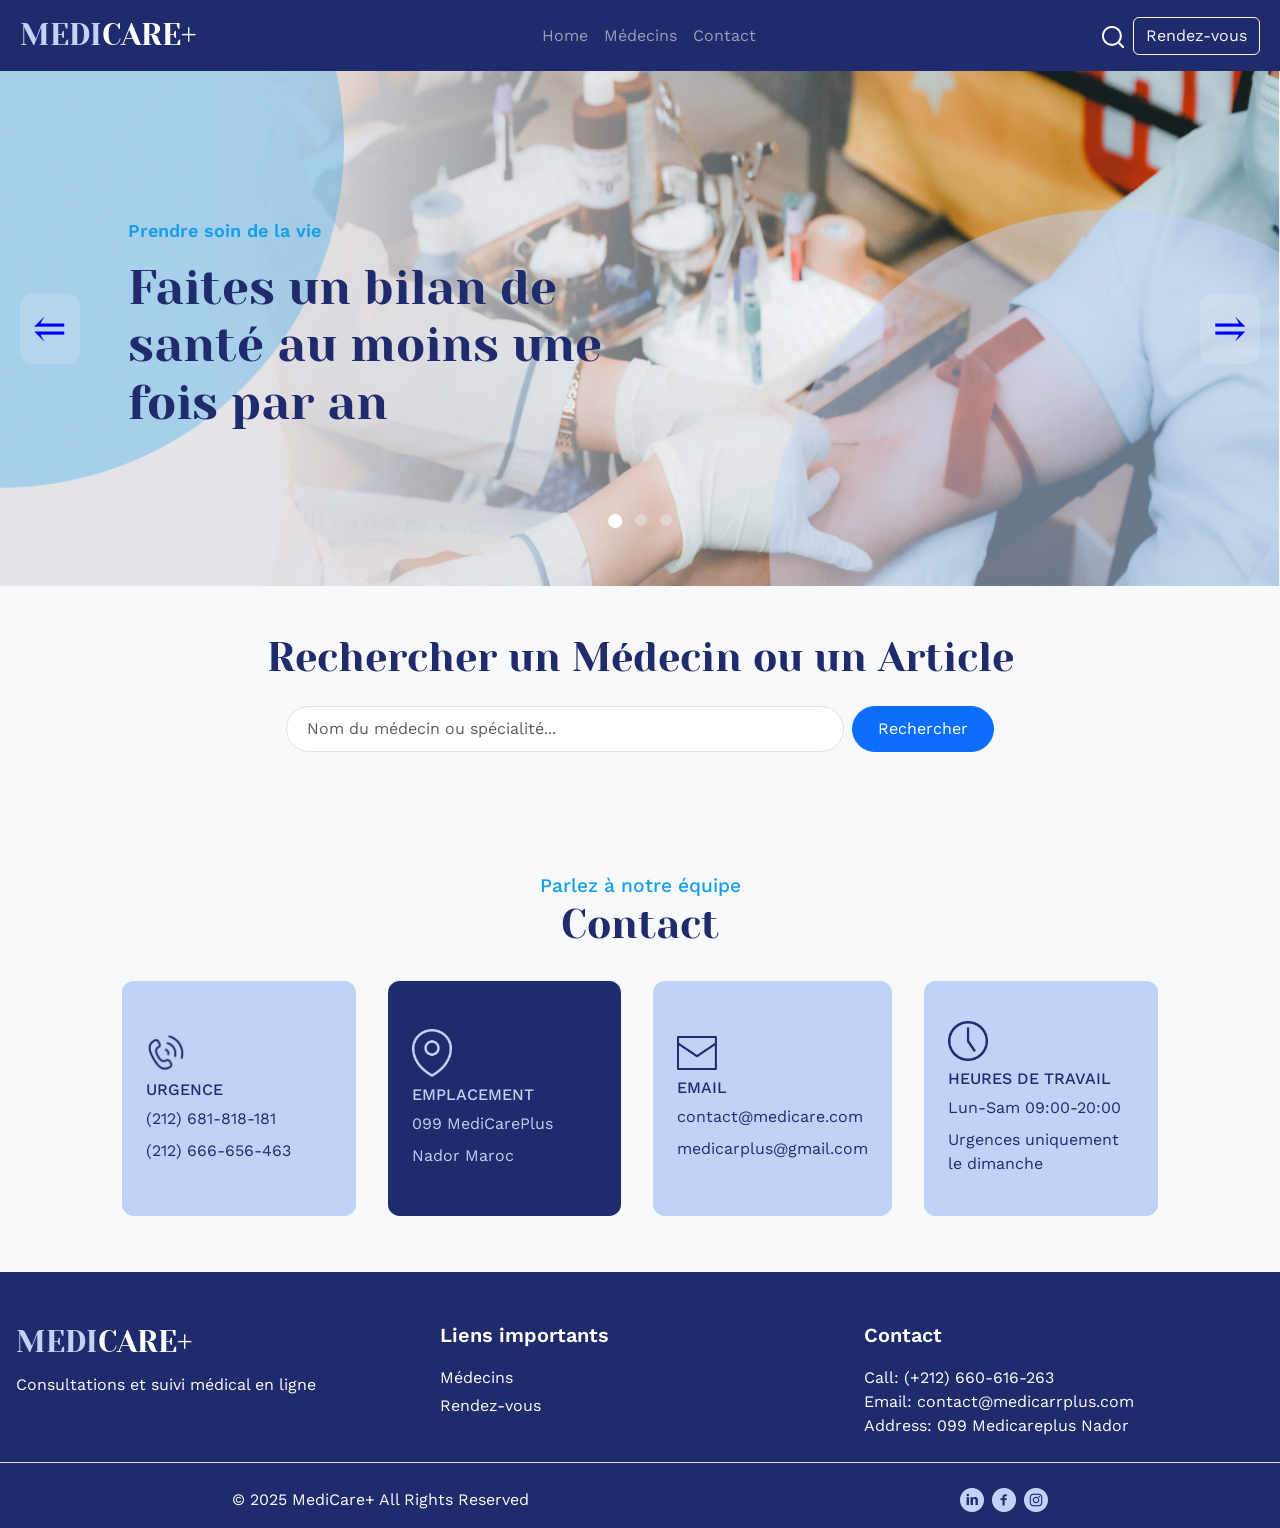
<file: index.html>
<!DOCTYPE html>
<html lang="fr">

<head>
    <meta charset="UTF-8">
    <meta name="viewport" content="width=device-width, initial-scale=1.0">
    <title>MEDICARE+</title>

    <!-- Bootstrap CSS -->
    <link href="https://cdn.jsdelivr.net/npm/bootstrap@5.3.8/dist/css/bootstrap.min.css" rel="stylesheet"
        integrity="sha384-sRIl4kxILFvY47J16cr9ZwB07vP4J8+LH7qKQnuqkuIAvNWLzeN8tE5YBujZqJLB" crossorigin="anonymous">

    <!-- Google Fonts -->
    <link href="https://fonts.googleapis.com/css2?family=Yeseva+One&family=Work+Sans:wght@400;500;600&display=swap"
        rel="stylesheet">

    <!-- CSS personnalisé -->
    <link rel="stylesheet" href="./assets/css/carousel.css">
    <link rel="stylesheet" href="./assets/css/style.css">

</head>

<body>

    <!-- Navbar -->
    <nav class="navbar navbar-expand-md navbar-dark fixed-top p-2">
        <div class="container-fluid">
            <a class="navbar-brand" href="./index.html">MEDI<span>CARE+</span></a>
            <button class="navbar-toggler" type="button" data-bs-toggle="collapse" data-bs-target="#navbarContent">
                <span class="navbar-toggler-icon"></span>
            </button>

            <div class="collapse navbar-collapse" id="navbarContent">
                <ul class="navbar-nav mx-auto mb-2 mb-md-0">
                    <li class="nav-item"><a class="nav-link" href="./index.html">Home</a></li>
                    <li class="nav-item"><a class="nav-link" href="./pages/medecins.html">Médecins</a></li>
                    <li class="nav-item"><a class="nav-link" href="./index.html#contact">Contact</a></li>
                </ul>

                <div class="d-flex align-items-center ms-md-3 mt-2 mt-md-0 navRightSide">
                    <a href="index.html#searchBar" class="me-2">
                        <img src="./assets/images/icons/searchIcon.png" alt="search icon">
                    </a>
                    <a href="./pages/rendez-vous.html">
                        <button class="btn btn-outline-light">Rendez-vous</button>
                    </a>
                </div>
            </div>
        </div>
    </nav>


    <section class="home">
        <!-- Carousel -->
        <section class="carousel">
            <img class="carouselImage" src="./assets/images/slide1.png">
            <div class="carouselText">
                <p>Prendre soin de la vie</p>
                <h2>Faites un bilan de santé au moins une fois par an</h2>
            </div>
            <div class="carouselBouttons">
                <button id="prev">&#10594;</button>
                <button id="next">&#10596;</button>
            </div>
            <div class="carouselIndicator">
                <button class="active"></button>
                <button></button>
                <button></button>
            </div>
        </section>

        <!-- Recherche section "Home page" -->
        <section id="searchBar" class="search-bar text-center py-5 bg-light">
            <div class="container">
                <!-- title -->
                <h1 class="mb-4">Rechercher un Médecin ou un Article</h1>

                <!-- form -->
                <form class="d-flex justify-content-center">
                    <input id="searchInput" class="form-control w-50 me-2" type="search"
                        placeholder="Nom du médecin ou spécialité..." aria-label="Search">
                    <button class="btn btn-primary" type="submit">Rechercher</button>
                </form>
                <div id="searchResults" class="mt-4 w-50 mx-auto"></div>
            </div>
        </section>
        <!-- contact section "Home page" -->
        <section id="contact" class="d-flex flex-column align-items-center gap-3 py-5 bg-light">
            <div class="contactHeader d-flex flex-column align-items-center">
                <p class="m-0">Parlez à notre équipe</p>
                <h1 class="">Contact</h1>
            </div>
            <div class="row gap-3">
                <div
                    class="contactBox col d-flex flex-column gap-2 justify-content-center px-4 align-content-center m-2">
                    <img src="./assets/images/icons/contactAppelIcon.png">
                    <h6 class="m-0">URGENCE</h6>
                    <p class="m-0">(212) 681-818-181</p>
                    <p class="m-0">(212) 666-656-463</p>
                </div>
                <div
                    class="locationBox col py-5 px-4  d-flex flex-column gap-2 justify-content-center align-content-center m-2">
                    <img src="./assets/images/icons/contactLocationIcon.png">
                    <h6 class="m-0">EMPLACEMENT</h6>
                    <p class="m-0">099 MediCarePlus</p>
                    <p class="m-0">Nador Maroc</p>
                </div>
                <div
                    class="contactBox col d-flex flex-column gap-2 justify-content-center px-4 align-content-center m-2">
                    <img src="./assets/images/icons/contactMailIcon.png">
                    <h6 class="m-0">EMAIL</h6>
                    <p class="m-0">contact@medicare.com</p>
                    <p class="m-0">medicarplus@gmail.com</p>
                </div>
                <div
                    class="contactBox col d-flex flex-column gap-2 justify-content-center px-4 align-content-center m-2">
                    <img src="./assets/images/icons/contactClockIcon.png">
                    <h6 class="m-0">HEURES DE TRAVAIL</h6>
                    <p class="m-0 ">Lun-Sam 09:00-20:00</p>
                    <p class="m-0">Urgences uniquement
                        le dimanche</p>
                </div>
            </div>
        </section>
        <!-- Footer -->
        <footer class="footer  text-white d-flex flex-column pt-5 pb-3">
            <!-- Footer content -->
            <div class="footerContent row g-4 px-3">
                <!-- Left column -->
                <div class="footerColLeft col d-flex flex-column gap-2">
                    <a class="navbar-brand text-white" href="./index.html">MEDI<span>CARE+</span></a>
                    <p class="fs-6">Consultations et suivi médical en ligne</p>
                </div>

                <!-- Center column -->
                <div class="footerColCenter col">
                    <p class="fs-5 fw-semibold">Liens importants</p>
                    <a class="text-white text-decoration-none d-block mb-1" href="./pages/medecins.html">Médecins</a>
                    <a class="text-white text-decoration-none d-block" href="./pages/rendez-vous.html">Rendez-vous</a>
                </div>

                <!-- Right column -->
                <div class="footerColRight col">
                    <p class="fs-5 fw-semibold">Contact</p>
                    <p class="fs-6 m-0">Call: (+212) 660-616-263</p>
                    <p class="fs-6 m-0">Email: contact@medicarrplus.com</p>
                    <p class="fs-6 m-0">Address: 099 Medicareplus Nador</p>
                </div>
            </div>

            <!-- Footer bottom -->
            <div class="footerCopyright d-flex justify-content-around align-items-center px-3 pt-4 mt-4 border-top">
                <p class="fs-6 m-0">© 2025 MediCare+ All Rights Reserved</p>
                <div class="d-flex gap-2">
                    <a href="#"><img src="./assets/images/icons/Vector.png" alt=""></a>
                    <a href="#"><img src="./assets/images/icons/Vector (1).png" alt=""></a>
                    <a href="#"><img src="./assets/images/icons/Vector (2).png" alt=""></a>
                </div>
            </div>
        </footer>


        <!-- Bootstrap JS -->
        <script src="https://cdn.jsdelivr.net/npm/bootstrap@5.3.8/dist/js/bootstrap.bundle.min.js"
            integrity="sha384-FKyoEForCGlyvwx9Hj09JcYn3nv7wiPVlz7YYwJrWVcXK/BmnVDxM+D2scQbITxI"
            crossorigin="anonymous"></script>

        <script src="./assets/js/doctors-data.js"></script>
        <script src="./assets/js/carousel.js"></script>
        <script src="./assets/js/search.js"></script>
        <script src="./assets/js/main.js"></script>
</body>

</html>
</file>
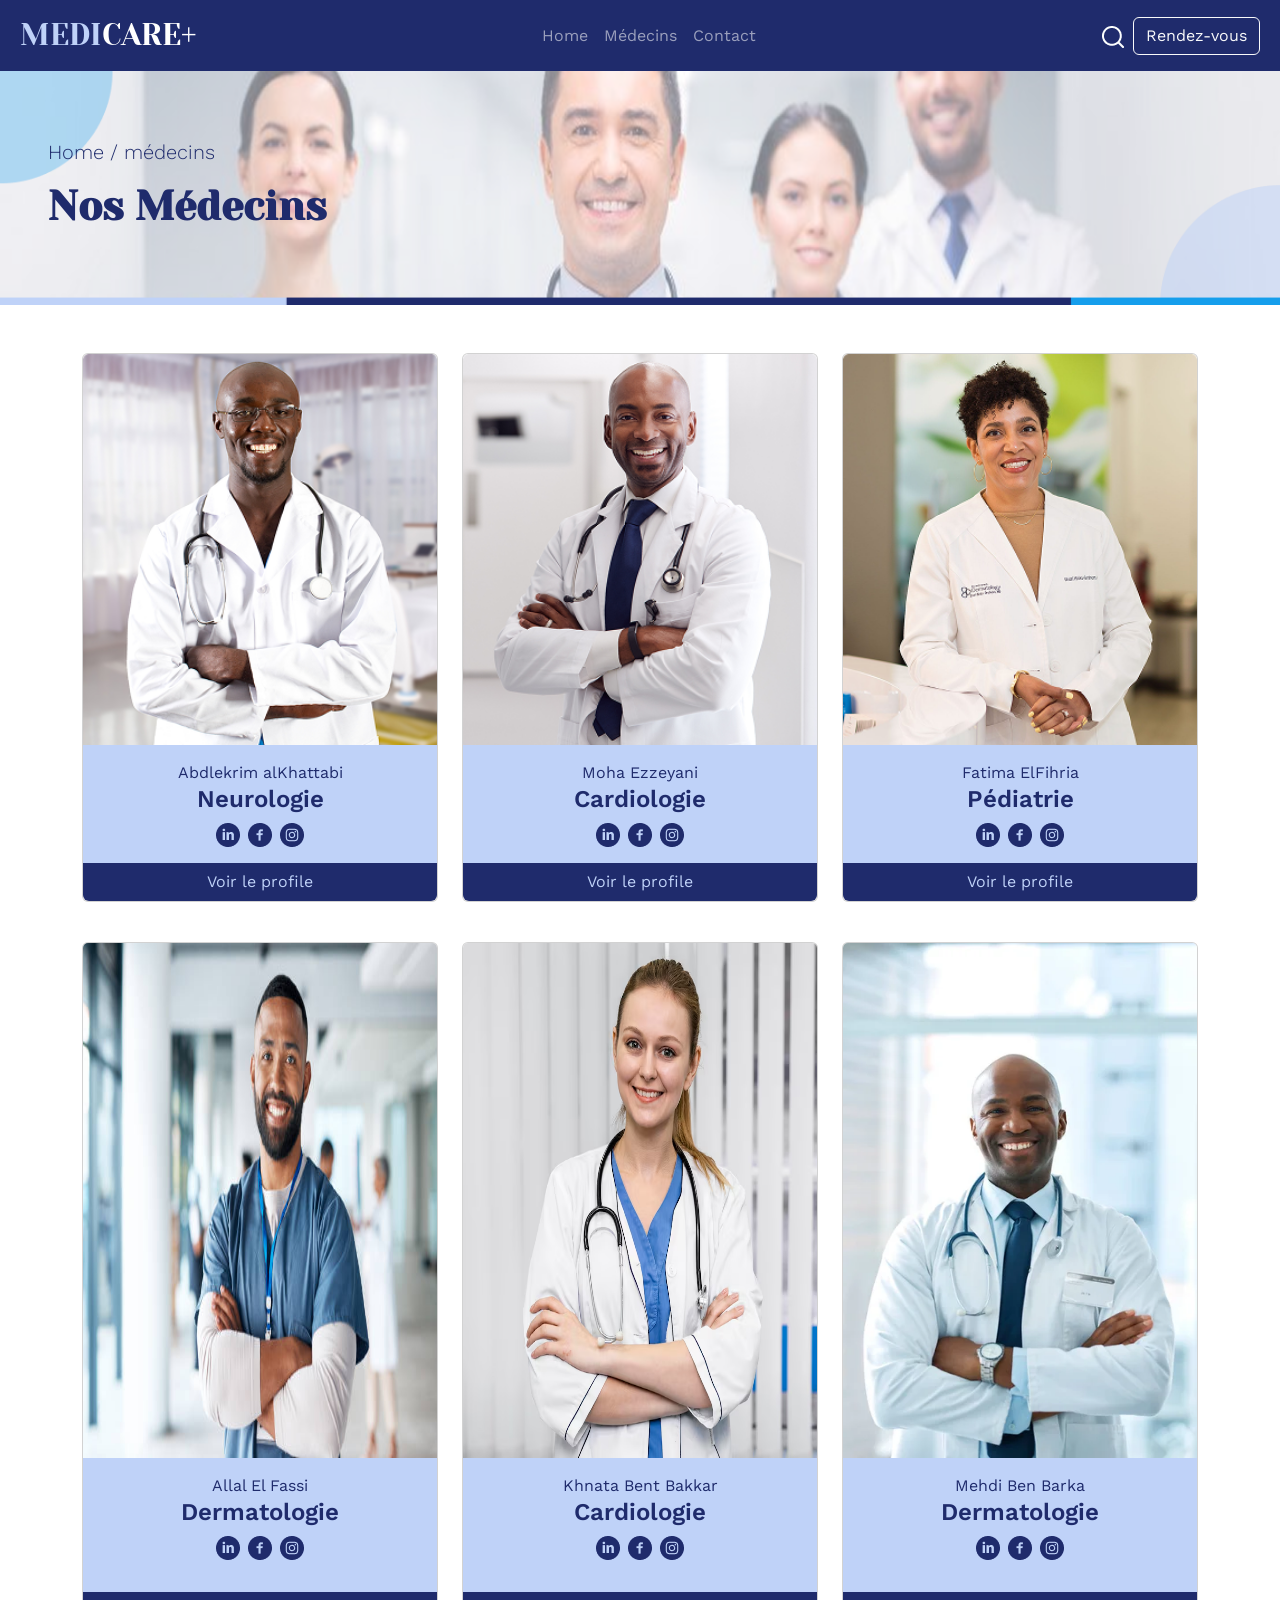
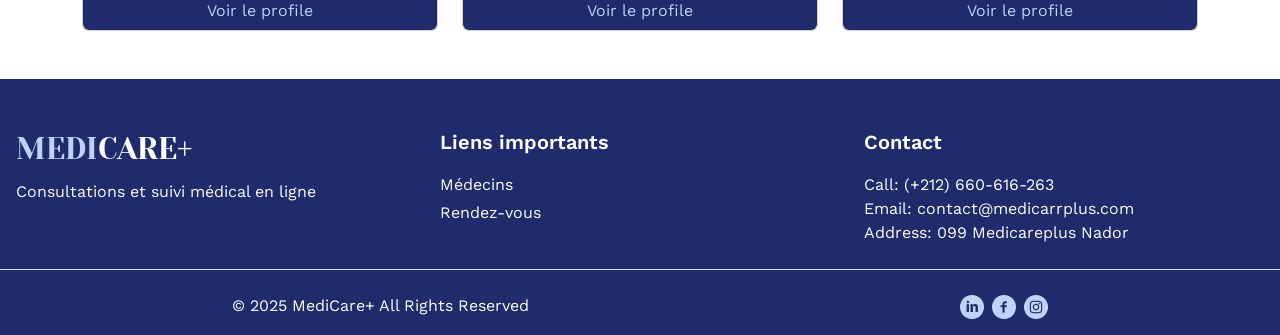
<file: pages/medecins.html>
<!DOCTYPE html>
<html lang="fr">

<head>
    <meta charset="UTF-8">
    <meta name="viewport" content="width=device-width, initial-scale=1.0">
    <title>MEDICARE+</title>

    <!-- Bootstrap CSS -->
    <link href="https://cdn.jsdelivr.net/npm/bootstrap@5.3.8/dist/css/bootstrap.min.css" rel="stylesheet"
        integrity="sha384-sRIl4kxILFvY47J16cr9ZwB07vP4J8+LH7qKQnuqkuIAvNWLzeN8tE5YBujZqJLB" crossorigin="anonymous">

    <!-- Google Fonts -->
    <link href="https://fonts.googleapis.com/css2?family=Yeseva+One&family=Work+Sans:wght@400;500;600&display=swap"
        rel="stylesheet">

    <!-- CSS personnalisé -->
    <link rel="stylesheet" href="../assets/css/style.css">
</head>

<body>
    <!-- Navbar -->
    <nav class="navbar navbar-expand-md navbar-dark fixed-top p-2">
        <div class="container-fluid">
            <a class="navbar-brand" href="../index.html">MEDI<span>CARE+</span></a>

            <div class="collapse navbar-collapse" id="navbarContent">
                <ul class="navbar-nav mx-auto mb-2 mb-md-0">
                    <li class="nav-item"><a class="nav-link" href="../index.html">Home</a></li>
                    <li class="nav-item"><a class="nav-link" href="./medecins.html">Médecins</a></li>
                    <li class="nav-item"><a class="nav-link" href="../index.html#contact">Contact</a></li>
                </ul>

                <div class="d-flex align-items-center ms-md-3 mt-2 mt-md-0 navRightSide">
                    <a href="../index.html#searchBar" class="me-2">
                        <img src="../assets/images/icons/searchIcon.png" alt="search icon">
                    </a>
                    <a href="./rendez-vous.html">
                        <button class="btn btn-outline-light">Rendez-vous</button>
                    </a>
                </div>
            </div>
        </div>
    </nav>


    <main>
        <section class="medecins container-fluid p-0 ">
            <div class="position-relative">
                <img class="img-fluid w-100" src="../assets/images/docHeaderImage.png" alt="doctors">
                <div class="headerDoctors position-absolute top-50 start-0 translate-middle-y text-white ps-5">
                    <p class="lead">Home / médecins</p>
                    <h1 class="fw-bold ">Nos Médecins</h1>
                </div>
            </div>

            <!-- Card section -->
            <div class="container py-3 py-lg-5">
                <!-- Row 1 -->
                <div class="row g-4">
                    <div class="col-12 col-md-4">
                        <div class="card h-100">
                            <img class="card-img-top" src="../assets/images/doctor1.png" alt="doc">
                            <div class="card-body d-flex flex-column align-items-center">
                                <p class="card-text m-0 fs-6">Abdlekrim alKhattabi</p>
                                <h5 class="card-title fs-4">Neurologie</h5>
                                <div class="d-flex gap-2">
                                    <a href="#"><img src="../assets/images/icons/cardIcon1.png" alt=""></a>
                                    <a href="#"><img src="../assets/images/icons/cardIcon2.png" alt=""></a>
                                    <a href="#"><img src="../assets/images/icons/cardicon3.png" alt=""></a>
                                </div>
                            </div>
                            <button class="cardBtn btn w-100 rounded-0 rounded-bottom">Voir le profile</button>
                        </div>
                    </div>

                    <div class="col-12 col-md-4">
                        <div class="card h-100">
                            <img class="card-img-top" src="../assets/images/doctor2.png" alt="doc">
                            <div class="card-body d-flex flex-column align-items-center">
                                <p class="card-text m-0 fs-6">Moha Ezzeyani</p>
                                <h5 class="card-title fs-4">Cardiologie</h5>
                                <div class="d-flex gap-2">
                                    <a href="#"><img src="../assets/images/icons/cardIcon1.png" alt=""></a>
                                    <a href="#"><img src="../assets/images/icons/cardIcon2.png" alt=""></a>
                                    <a href="#"><img src="../assets/images/icons/cardicon3.png" alt=""></a>
                                </div>
                            </div>
                            <button class="cardBtn btn w-100 rounded-0 rounded-bottom">Voir le profile</button>
                        </div>
                    </div>

                    <div class="col-12 col-md-4">
                        <div class="card h-100">
                            <img class="card-img-top" src="../assets/images/doctor3.png" alt="doc">
                            <div class="card-body d-flex flex-column align-items-center">
                                <p class="card-text m-0 fs-6">Fatima ElFihria</p>
                                <h5 class="card-title fs-4">Pédiatrie</h5>
                                <div class="d-flex gap-2">
                                    <a href="#"><img src="../assets/images/icons/cardIcon1.png" alt=""></a>
                                    <a href="#"><img src="../assets/images/icons/cardIcon2.png" alt=""></a>
                                    <a href="#"><img src="../assets/images/icons/cardicon3.png" alt=""></a>
                                </div>
                            </div>
                            <button class="cardBtn btn w-100 rounded-0 rounded-bottom">Voir le profile</button>
                        </div>
                    </div>
                </div>

                <!-- Row 2 -->
                <div class="row g-4 mt-3">
                    <div class="col-12 col-md-4">
                        <div class="card h-100">
                            <img class="card-img-top h-75" src="../assets/images/doctor4.jpg" alt="doc">
                            <div class="card-body d-flex flex-column align-items-center">
                                <p class="card-text m-0 fs-6">Allal El Fassi</p>
                                <h5 class="card-title fs-4">Dermatologie</h5>
                                <div class="d-flex gap-2">
                                    <a href="#"><img src="../assets/images/icons/cardIcon1.png" alt=""></a>
                                    <a href="#"><img src="../assets/images/icons/cardIcon2.png" alt=""></a>
                                    <a href="#"><img src="../assets/images/icons/cardicon3.png" alt=""></a>
                                </div>
                            </div>
                            <button class="cardBtn btn w-100 rounded-0 rounded-bottom">Voir le profile</button>
                        </div>
                    </div>

                    <div class="col-12 col-md-4">
                        <div class="card h-100">
                            <img class="card-img-top h-75" src="../assets/images/doctor5.jpg" alt="doc">
                            <div class="card-body d-flex flex-column align-items-center">
                                <p class="card-text m-0 fs-6">Khnata Bent Bakkar</p>
                                <h5 class="card-title fs-4">Cardiologie</h5>
                                <div class="d-flex gap-2">
                                    <a href="#"><img src="../assets/images/icons/cardIcon1.png" alt=""></a>
                                    <a href="#"><img src="../assets/images/icons/cardIcon2.png" alt=""></a>
                                    <a href="#"><img src="../assets/images/icons/cardicon3.png" alt=""></a>
                                </div>
                            </div>
                            <button class="cardBtn btn w-100 rounded-0 rounded-bottom">Voir le profile</button>
                        </div>
                    </div>

                    <div class="col-12 col-md-4">
                        <div class="card h-100">
                            <img class="card-img-top h-75" src="../assets/images/doctor6.jpg" alt="doc">
                            <div class="card-body d-flex flex-column align-items-center">
                                <p class="card-text m-0 fs-6">Mehdi Ben Barka</p>
                                <h5 class="card-title fs-4">Dermatologie</h5>
                                <div class="d-flex gap-2">
                                    <a href="#"><img src="../assets/images/icons/cardIcon1.png" alt=""></a>
                                    <a href="#"><img src="../assets/images/icons/cardIcon2.png" alt=""></a>
                                    <a href="#"><img src="../assets/images/icons/cardicon3.png" alt=""></a>
                                </div>
                            </div>
                            <button class="cardBtn btn w-100 rounded-0 rounded-bottom">Voir le profile</button>
                        </div>
                    </div>
                </div>
            </div>
        </section>

    </main>
    <!-- Footer -->
    <footer class="footer  text-white d-flex flex-column pt-5 pb-3">
        <!-- Footer content -->
        <div class="footerContent row g-4 px-3">
            <!-- Left column -->
            <div class="footerColLeft col d-flex flex-column gap-2">
                <a class="navbar-brand text-white" href="#">MEDI<span>CARE+</span></a>
                <p class="fs-6">Consultations et suivi médical en ligne</p>
            </div>

            <!-- Center column -->
            <div class="footerColCenter col">
                <p class="fs-5 fw-semibold">Liens importants</p>
                <a class="text-white text-decoration-none d-block mb-1" href="./medecins.html">Médecins</a>
                <a class="text-white text-decoration-none d-block" href="./rendez-vous.html">Rendez-vous</a>
            </div>

            <!-- Right column -->
            <div class="footerColRight col">
                <p class="fs-5 fw-semibold">Contact</p>
                <p class="fs-6 m-0">Call: (+212) 660-616-263</p>
                <p class="fs-6 m-0">Email: contact@medicarrplus.com</p>
                <p class="fs-6 m-0">Address: 099 Medicareplus Nador</p>
            </div>
        </div>

        <!-- Footer bottom -->
        <div class="footerCopyright d-flex justify-content-around align-items-center px-3 pt-4 mt-4 border-top">
            <p class="fs-6 m-0">© 2025 MediCare+ All Rights Reserved</p>
            <div class="d-flex gap-2">
                <a href="#"><img src="../assets/images/icons/Vector.png" alt=""></a>
                <a href="#"><img src="../assets/images/icons/Vector (1).png" alt=""></a>
                <a href="#"><img src="../assets/images/icons/Vector (2).png" alt=""></a>
            </div>
        </div>
    </footer>



    <!-- Bootstrap JS -->
    <script src="https://cdn.jsdelivr.net/npm/bootstrap@5.3.8/dist/js/bootstrap.bundle.min.js"
        integrity="sha384-FKyoEForCGlyvwx9Hj09JcYn3nv7wiPVlz7YYwJrWVcXK/BmnVDxM+D2scQbITxI"
        crossorigin="anonymous"></script>

</body>
</file>
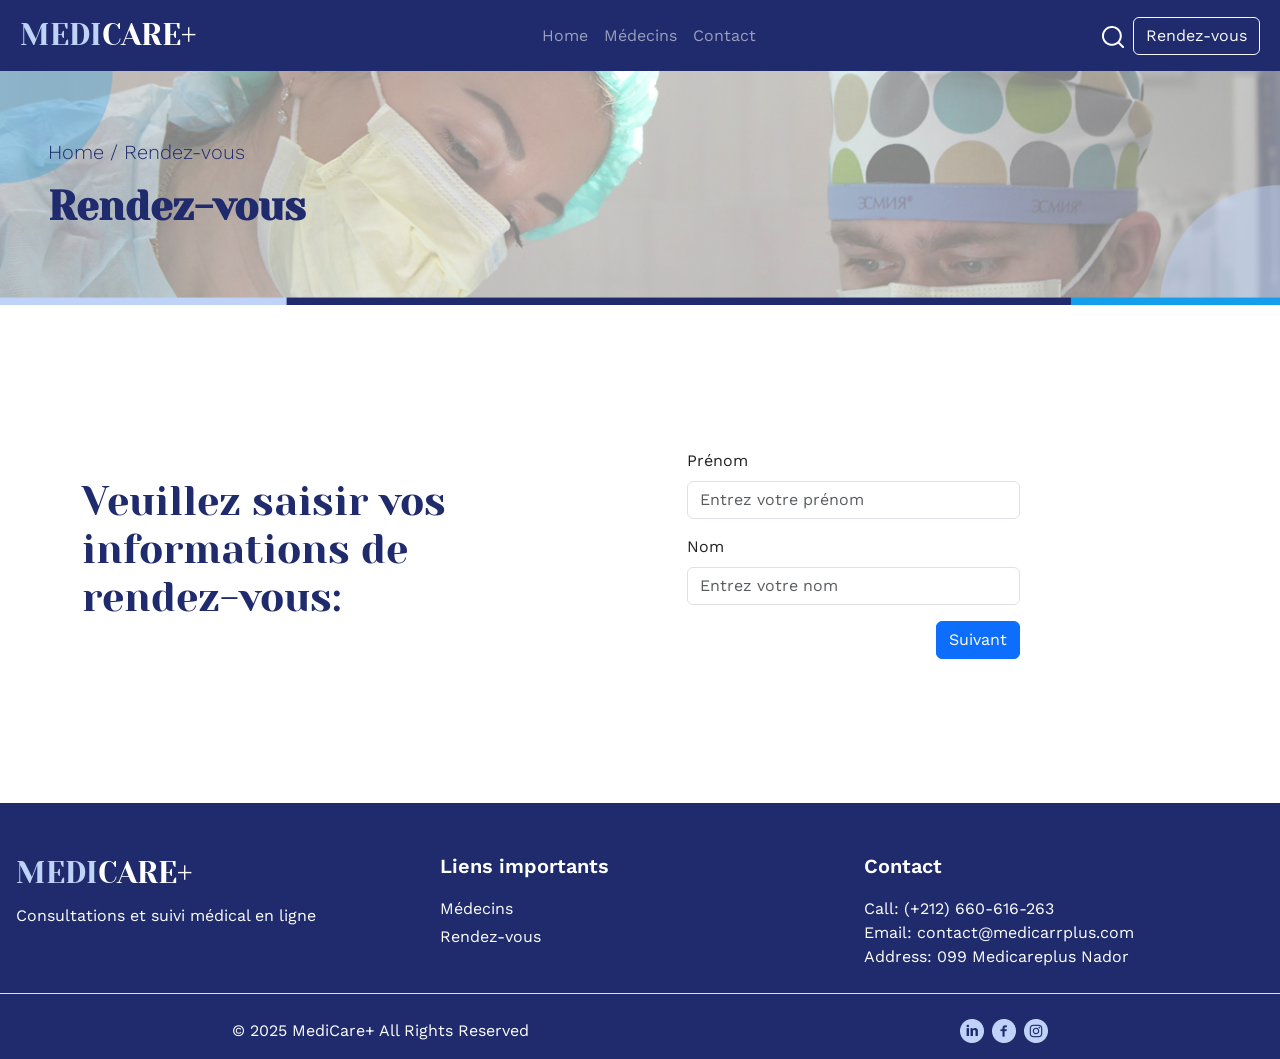
<file: pages/rendez-vous.html>
<!DOCTYPE html>
<html lang="fr">

<head>
    <meta charset="UTF-8">
    <meta name="viewport" content="width=device-width, initial-scale=1.0">
    <title>MEDICARE+</title>

    <!-- Bootstrap CSS -->
    <link href="https://cdn.jsdelivr.net/npm/bootstrap@5.3.8/dist/css/bootstrap.min.css" rel="stylesheet"
        integrity="sha384-sRIl4kxILFvY47J16cr9ZwB07vP4J8+LH7qKQnuqkuIAvNWLzeN8tE5YBujZqJLB" crossorigin="anonymous">

    <!-- Google Fonts -->
    <link href="https://fonts.googleapis.com/css2?family=Yeseva+One&family=Work+Sans:wght@400;500;600&display=swap"
        rel="stylesheet">

    <!-- CSS personnalisé -->
    <link rel="stylesheet" href="../assets/css/style.css">
</head>

<body>
    <!-- Navbar -->
    <nav class="navbar navbar-expand-md navbar-dark fixed-top p-2">
        <div class="container-fluid">
            <a class="navbar-brand" href="../index.html">MEDI<span>CARE+</span></a>
            <button class="navbar-toggler" type="button" data-bs-toggle="collapse" data-bs-target="#navbarContent">
                <span class="navbar-toggler-icon"></span>
            </button>

            <div class="collapse navbar-collapse" id="navbarContent">
                <ul class="navbar-nav mx-auto mb-2 mb-md-0">
                    <li class="nav-item"><a class="nav-link" href="../index.html">Home</a></li>
                    <li class="nav-item"><a class="nav-link" href="./medecins.html">Médecins</a></li>
                    <li class="nav-item"><a class="nav-link" href="../index.html#contact">Contact</a></li>
                </ul>

                <div class="d-flex align-items-center ms-md-3 mt-2 mt-md-0 navRightSide">
                    <a href="../index.html#searchBar" class="me-2">
                        <img src="../assets/images/icons/searchIcon.png" alt="search icon">
                    </a>
                    <a href="./rendez-vous.html">
                        <button class="btn btn-outline-light">Rendez-vous</button>
                    </a>
                </div>
            </div>
        </div>
    </nav>


    <section class="rendez-vous container-fluid p-0 position-relative">
        <div class="position-relative">
            <img class="img-fluid w-100" src="../assets/images/RendezVousHeaderImage.png" alt="doctors">
            <div class="headerDoctors position-absolute top-50 start-0 translate-middle-y text-white ps-5">
                <p class="lead">Home / Rendez-vous</p>
                <h1 class="fw-bold ">Rendez-vous</h1>
            </div>
        </div>

        <div class="py-5 my-5">
            <div class="container d-flex align-items-center">

                <div class="SaisieTitle ">
                    <h1>Veuillez saisir vos informations de <br>rendez-vous:</h1>
                </div>

                <div class="container py-5">
                    <form id="multiStepForm" class="w-50 mx-auto">
                        <!-- Step 1 -->
                        <div class="form-step" id="step1">
                            <div class="mb-3">
                                <label for="prenom" class="form-label">Prénom</label>
                                <input type="text" class="form-control" id="prenom" placeholder="Entrez votre prénom">
                            </div>
                            <div class="mb-3">
                                <label for="nom" class="form-label">Nom</label>
                                <input type="text" class="form-control" id="nom" placeholder="Entrez votre nom">
                            </div>
                            <button type="button" class="btn btn-primary float-end" id="nextBtn">Suivant</button>
                        </div>

                        <!-- Step 2 -->
                        <div class="form-step d-none" id="step2">
                            <div class="mb-3">
                                <label for="date" class="form-label">Choisissez la date</label>
                                <input type="date" class="form-control" id="date">
                            </div>
                            <div class="mb-3">
                                <label for="medecin" class="form-label">Choisissez un médecin</label>
                                <select class="form-select" id="medecin">
                                    <option selected disabled>-- Sélectionnez --</option>
                                    <option value="abdelkrim">Abdelkrim El Khattabi</option>
                                    <option value="youssef">Youssef Bensalem</option>
                                    <option value="fatima">Fatima AlFihria</option>
                                    <option value="moha">Moha Ezziani</option>
                                </select>
                            </div>
                            <button type="submit" class="btn btn-success float-end">Envoyer</button>
                        </div>
                    </form>
                </div>

            </div>
        </div>
        </div>
    </section>




    <!-- Footer -->
    <footer class="footer  text-white d-flex flex-column pt-5 pb-3">
        <!-- Footer content -->
        <div class="footerContent row g-4 px-3">
            <!-- Left column -->
            <div class="footerColLeft col d-flex flex-column gap-2">
                <a class="navbar-brand text-white" href="#">MEDI<span>CARE+</span></a>
                <p class="fs-6">Consultations et suivi médical en ligne</p>
            </div>

            <!-- Center column -->
            <div class="footerColCenter col">
                <p class="fs-5 fw-semibold">Liens importants</p>
                <a class="text-white text-decoration-none d-block mb-1" href="./medecins.html">Médecins</a>
                <a class="text-white text-decoration-none d-block" href="./rendez-vous.html">Rendez-vous</a>
            </div>

            <!-- Right column -->
            <div class="footerColRight col">
                <p class="fs-5 fw-semibold">Contact</p>
                <p class="fs-6 m-0">Call: (+212) 660-616-263</p>
                <p class="fs-6 m-0">Email: contact@medicarrplus.com</p>
                <p class="fs-6 m-0">Address: 099 Medicareplus Nador</p>
            </div>
        </div>

        <!-- Footer bottom -->
        <div class="footerCopyright d-flex justify-content-around align-items-center px-3 pt-4 mt-4 border-top">
            <p class="fs-6 m-0">© 2025 MediCare+ All Rights Reserved</p>
            <div class="d-flex gap-2">
                <a href="#"><img src="../assets/images/icons/Vector.png" alt=""></a>
                <a href="#"><img src="../assets/images/icons/Vector (1).png" alt=""></a>
                <a href="#"><img src="../assets/images/icons/Vector (2).png" alt=""></a>
            </div>
        </div>
    </footer>



    <!-- Bootstrap JS -->
    <script src="https://cdn.jsdelivr.net/npm/bootstrap@5.3.8/dist/js/bootstrap.bundle.min.js"
        integrity="sha384-FKyoEForCGlyvwx9Hj09JcYn3nv7wiPVlz7YYwJrWVcXK/BmnVDxM+D2scQbITxI"
        crossorigin="anonymous"></script>
    <script src="../assets/js/rendez-vous.js"></script>

</body>
</file>
<file: assets/css/carousel.css>
*{
    padding: 0;
    margin: 0;
    box-sizing: border-box;
}
:root {
  --primary: #1F2B6C;
  --secondary: #159EEC;
  --dark: #212124;
  --light: #BFD2F8;
  --white: #FFFFFF;
}
.carousel{
   position: relative; 
}
.carouselImage{
    width: 100%;
    height: auto;
    display: block;
}
.carouselText{
    position: absolute;
    top: 50%;
    left: 30%;
    transform: translate(-50%, -50%);
}
.carouselText p{
    color: #159EEC;
    font-weight: 600;
    font-size: 18px;
}
.carouselText h2{
    color: #1F2B6C;
    font-size: 48px;
    width: 512px;
}
.carouselBouttons{
    position: absolute;
    top: 50%;
    left: 50%;
    transform: translate(-50%, -50%);
    display: flex;
    justify-content: space-between;
    width: 100%;
    padding: 0 20px;
}
.carouselBouttons button{
    box-sizing: border-box;
    width: 60px;
    height: 70px;
    border: none;
    background-color: rgba(255, 255, 255, .15);
    border-radius: 20%;
    color: blue;
    font-size: 2.5rem;
    cursor: pointer;
}
.carouselBouttons button:hover{
    background-color: rgba(255, 255, 255, .5);
    border: 1px solid rgba(255, 255, 255, 1);
    font-size: 2.6rem;
}
.carouselIndicator{
    position: absolute;
    bottom: 10%;
    left: 50%;
    transform: translate(-50%, -50%);
    display: flex;
    gap: 0.8rem;
}
.carouselIndicator button{
    width: 12px;
    height: 12px;
    border-radius: 50%;
    border: none;
    background-color: rgba(255, 255, 255, .3);
}
.carouselIndicator button.active{
    background-color: white;
    width: 14px;
    height: 14px;
}
</file>
<file: assets/css/style.css>
/* ==================== RÉINITIALISATION ==================== */
* {
  margin: 0;
  padding: 0;
  box-sizing: border-box;
}

:root {
  --primary: #1F2B6C;
  --secondary: #159EEC;
  --dark: #212124;
  --light: #BFD2F8;
  --white: #FFFFFF;
}

body {
  font-family: 'Work Sans', sans-serif;
  background-color: white;
  color: var(--dark);
  background: var(--white);
  overflow-x: hidden;
  padding-top: 71px;
  width: 100%;
  display: flex;
  flex-direction: column;
  min-height: 100vh;

}
main, section.medecins {
  flex: 1;
}

.html {
  height: 100%;
}


h1,
h2,
h3,
h4,
h5,
span {
  font-family: 'Yeseva One', cursive;
}

.home {
  width: 100%;
}

.navbar {
  background-color: var(--primary) !important;
}

.navbar-brand {
  font-family: 'Yeseva One', cursive;
  color: var(--light) !important;
  font-size: 30px;
}

.navbar-brand span {
  color: var(--white) !important;
}

.search-bar {
  background-color: #f8f9fa;
  box-shadow: 0 4px 10px rgba(0, 0, 0, 0.1);
}

.search-bar input {
  border-radius: 30px;
  padding: 10px 20px;
}

.search-bar button {
  border-radius: 30px;
  padding: 10px 25px;
}

.container h1 {
  color: var(--primary) !important;
}

.contactBox {
  background-color: var(--light);
  color: var(--primary);
  border-radius: 5%;
  font-family: 'work Sans', sans-serif;
}

.contactBox img {
  width: 40px;
}

.locationBox {
  background-color: var(--primary);
  color: var(--light);
  border-radius: 5%;
}

.locationBox img {
  width: 40px;
}

.contactHeader h1 {
  color: var(--primary);
}

.contactHeader p {
  font-family: 'Work Sans', sans-serif;
  font-size: 1.2rem;
  font-weight: 500;
  color: var(--secondary);
}

.headerDoctors p {
  color: var(--primary);
}

.headerDoctors h1 {
  color: var(--primary);
}

.card-body {
  background-color: var(--light);
}

.card-body p {
  color: var(--primary);
}

.card-body h5 {
  font-family: 'Work Sans', sans-serif;
  font-size: 18px;
  font-weight: 600;
  color: var(--primary);
}

.cardBtn {
  background-color: var(--primary);
  color: var(--light);
}

.footer {
  background-color: var(--primary);
  margin-top: auto;
}
</file>
